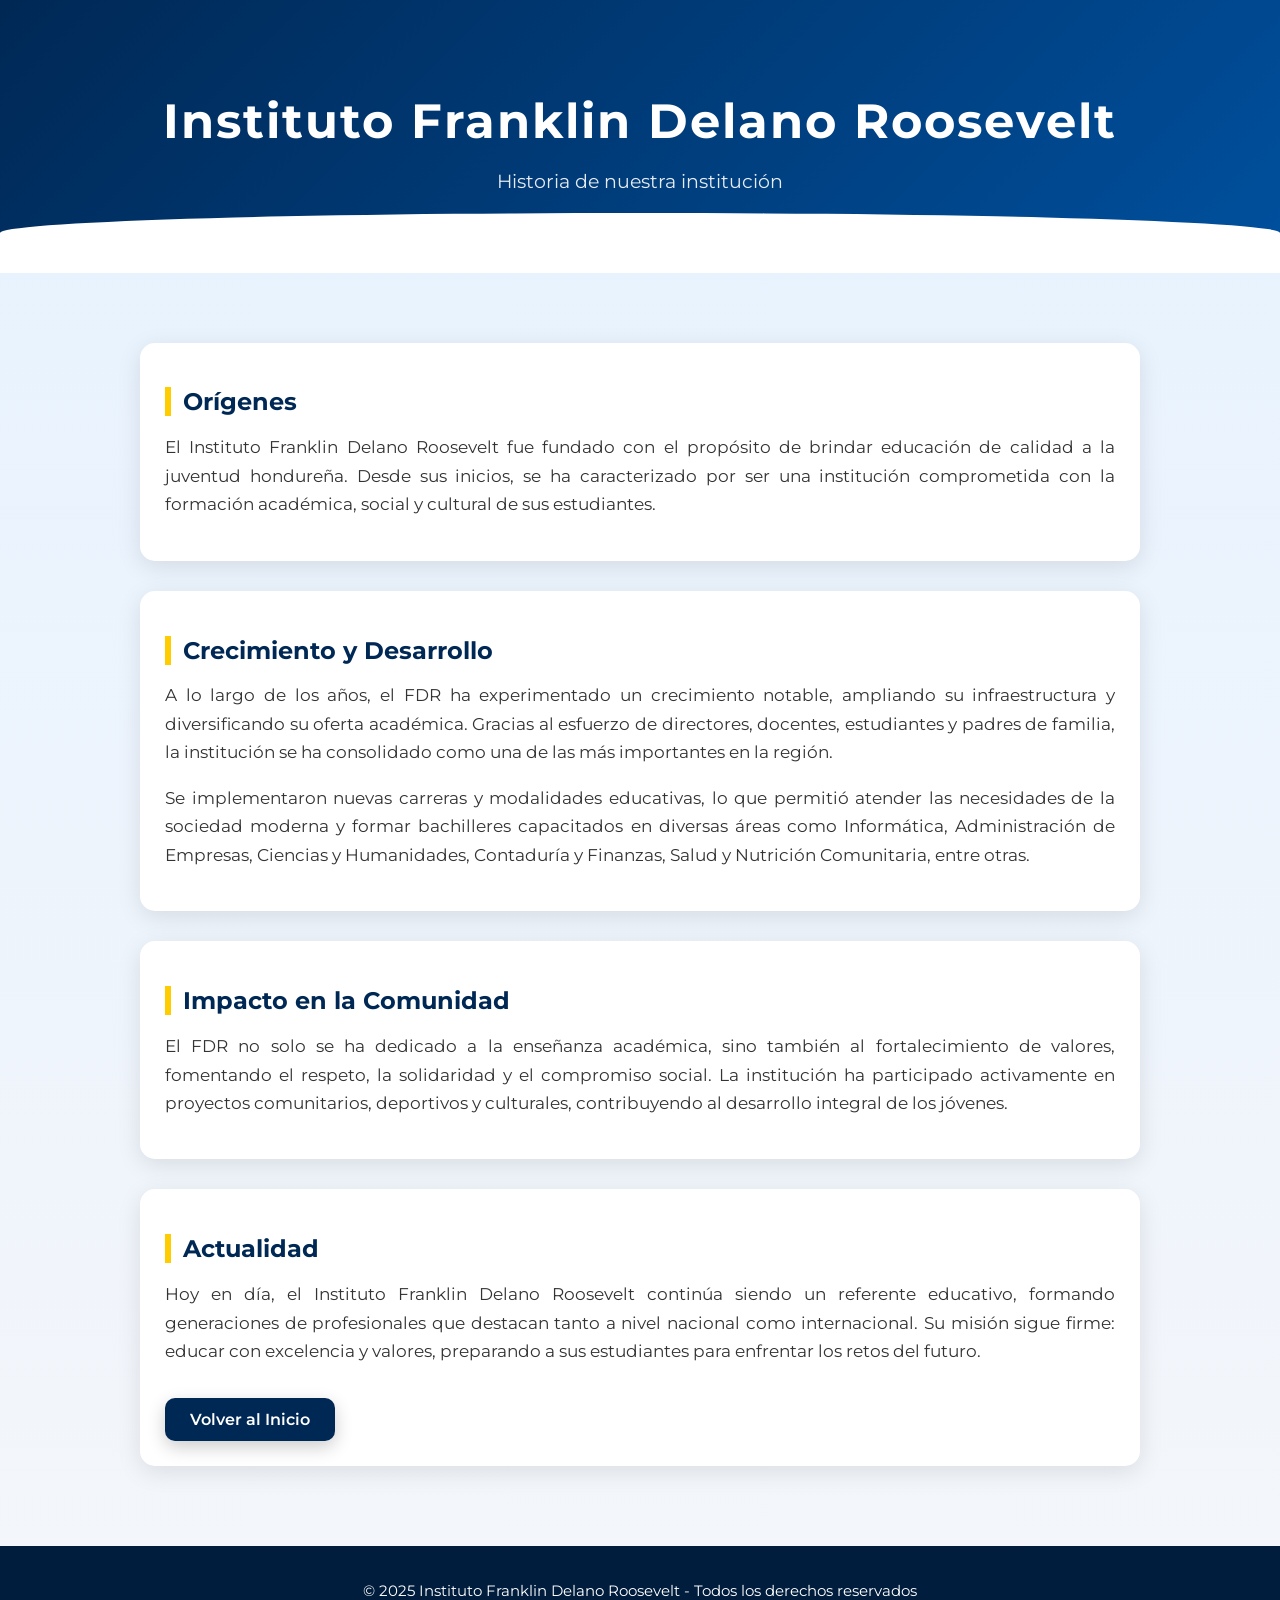
<file: Informacion de la historia.html>
<!DOCTYPE html>
<html lang="es">
<head>
  <meta charset="UTF-8">
  <meta name="viewport" content="width=device-width, initial-scale=1.0">
  <title>Historia - Instituto Franklin Delano Roosevelt</title>
  <link href="https://fonts.googleapis.com/css2?family=Montserrat:wght@400;600;700&display=swap" rel="stylesheet">
  <style>
    body {
      font-family: 'Montserrat', sans-serif;
      margin: 0;
      padding: 0;
      background: linear-gradient(180deg, #e6f2ff, #f4f6fa);
      color: #333;
    }

    header {
      background: linear-gradient(135deg, #002855, #00509e);
      color: #fff;
      text-align: center;
      padding: 60px 20px;
      position: relative;
      overflow: hidden;
    }

    header::after {
      content: '';
      position: absolute;
      bottom: 0;
      left: 0;
      width: 100%;
      height: 60px;
      background: #fff;
      border-top-left-radius: 50% 20px;
      border-top-right-radius: 50% 20px;
    }

    header h1 {
      font-size: 3rem;
      margin-bottom: 10px;
      letter-spacing: 2px;
    }

    header p {
      font-size: 1.2rem;
      opacity: 0.9;
    }

    nav {
      background: #001d3d;
      display: flex;
      justify-content: center;
      flex-wrap: wrap;
      padding: 12px 0;
      box-shadow: 0 4px 8px rgba(0,0,0,0.2);
    }
    nav a {
      color: #fff;
      text-decoration: none;
      margin: 0 15px;
      font-weight: 600;
      padding: 8px 15px;
      border-radius: 8px;
      transition: all 0.3s ease;
    }
    nav a:hover {
      background: #ffcc00;
      color: #002855;
      transform: scale(1.05);
    }

    .contenedor {
      max-width: 1000px;
      margin: 40px auto;
      padding: 30px;
      display: flex;
      flex-direction: column;
      gap: 30px;
    }

    .card {
      background: #fff;
      border-radius: 15px;
      padding: 25px;
      box-shadow: 0 6px 25px rgba(0,0,0,0.1);
      transition: transform 0.3s, box-shadow 0.3s;
    }
    .card:hover {
      transform: translateY(-5px);
      box-shadow: 0 12px 30px rgba(0,0,0,0.15);
    }

    .card h2 {
      color: #002855;
      margin-bottom: 15px;
      border-left: 6px solid #ffcc00;
      padding-left: 12px;
    }

    .card p {
      font-size: 1.05rem;
      text-align: justify;
      line-height: 1.7;
    }

    .btn {
      display: inline-block;
      padding: 12px 25px;
      background: #002855;
      color: white;
      text-decoration: none;
      border-radius: 10px;
      font-weight: 600;
      margin-top: 15px;
      transition: all 0.3s ease;
      box-shadow: 0 6px 18px rgba(0,0,0,0.2);
    }
    .btn:hover {
      background: #ffcc00;
      color: #002855;
      transform: scale(1.07);
      box-shadow: 0 10px 25px rgba(0,0,0,0.25);
    }

    footer {
      text-align: center;
      padding: 30px 20px;
      background: #001d3d;
      color: #fff;
      margin-top: 50px;
    }
    footer p {
      margin: 5px 0;
      font-size: 0.95rem;
    }

    .fade-up {
      opacity: 0;
      transform: translateY(30px);
      animation: fadeUp 0.8s forwards;
    }
    @keyframes fadeUp {
      to { opacity: 1; transform: translateY(0); }
    }

    @media(max-width: 768px){
      header h1 { font-size: 2.2rem; }
      header p { font-size: 1rem; }
      nav a { margin: 8px 10px; font-size: 0.95rem; }
      .card { padding: 20px; }
    }
  </style>
</head>
<body>

  <header>
    <h1>Instituto Franklin Delano Roosevelt</h1>
    <p>Historia de nuestra institución</p>
  </header>

  <div class="contenedor">
    <div class="card fade-up">
      <h2>Orígenes</h2>
      <p>
        El Instituto Franklin Delano Roosevelt fue fundado con el propósito de brindar 
        educación de calidad a la juventud hondureña. Desde sus inicios, se ha caracterizado 
        por ser una institución comprometida con la formación académica, social y cultural 
        de sus estudiantes.
      </p>
    </div>

    <div class="card fade-up" style="animation-delay: 0.1s;">
      <h2>Crecimiento y Desarrollo</h2>
      <p>
        A lo largo de los años, el FDR ha experimentado un crecimiento notable, ampliando 
        su infraestructura y diversificando su oferta académica. Gracias al esfuerzo de 
        directores, docentes, estudiantes y padres de familia, la institución se ha 
        consolidado como una de las más importantes en la región.
      </p>
      <p>
        Se implementaron nuevas carreras y modalidades educativas, lo que permitió atender 
        las necesidades de la sociedad moderna y formar bachilleres capacitados en diversas 
        áreas como Informática, Administración de Empresas, Ciencias y Humanidades, 
        Contaduría y Finanzas, Salud y Nutrición Comunitaria, entre otras.
      </p>
    </div>

    <div class="card fade-up" style="animation-delay: 0.2s;">
      <h2>Impacto en la Comunidad</h2>
      <p>
        El FDR no solo se ha dedicado a la enseñanza académica, sino también al 
        fortalecimiento de valores, fomentando el respeto, la solidaridad y el compromiso 
        social. La institución ha participado activamente en proyectos comunitarios, 
        deportivos y culturales, contribuyendo al desarrollo integral de los jóvenes.
      </p>
    </div>

    <div class="card fade-up" style="animation-delay: 0.3s;">
      <h2>Actualidad</h2>
      <p>
        Hoy en día, el Instituto Franklin Delano Roosevelt continúa siendo un referente 
        educativo, formando generaciones de profesionales que destacan tanto a nivel 
        nacional como internacional. Su misión sigue firme: educar con excelencia y valores, 
        preparando a sus estudiantes para enfrentar los retos del futuro.
      </p>
      <a href="Historia FDR.html" class="btn">Volver al Inicio</a>
    </div>
  </div>

  <footer>
    <p>&copy; 2025 Instituto Franklin Delano Roosevelt - Todos los derechos reservados</p>
  </footer>

  <script>
    const fadeElements = document.querySelectorAll('.fade-up');
    const observer = new IntersectionObserver(entries => {
      entries.forEach(entry => {
        if(entry.isIntersecting){
          entry.target.style.animationPlayState = 'running';
        }
      });
    }, { threshold: 0.1 });

    fadeElements.forEach(el => observer.observe(el));
  </script>
</body>
</html>
</file>
